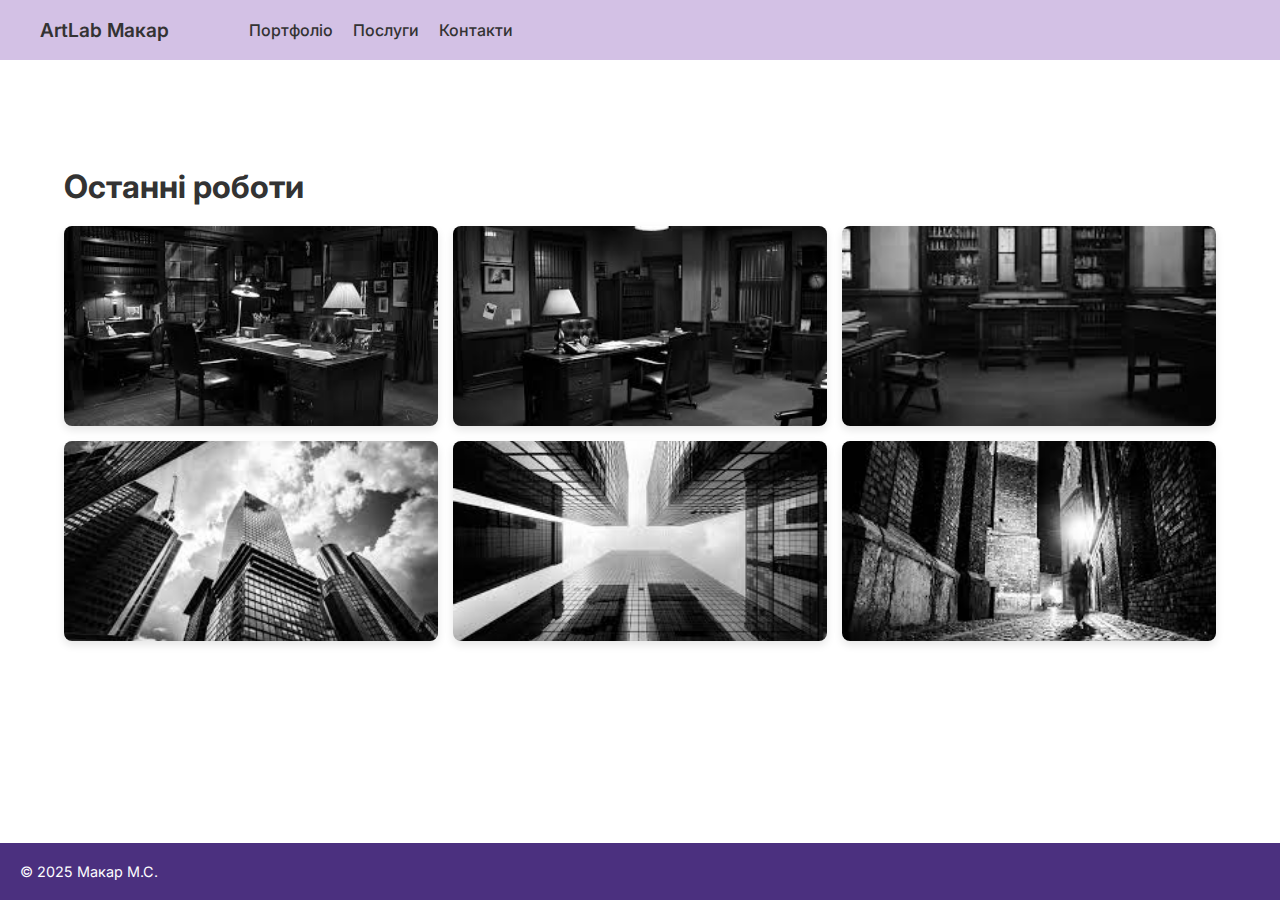
<file: index.html>
<html lang="uk">
  <head>
    <meta charset="UTF-8" />
    <meta name="viewport" content="width=device-width, initial-scale=1.0" />
    <title>ArtLab Макар</title>
    <link
      href="https://fonts.googleapis.com/css2?family=Inter:wght@400;600&display=swap"
      rel="stylesheet"
    />
    <link rel="stylesheet" href="style.css" />
  </head>
  <body>
    <header class="header">
      <div class="header__inner">
        <div class="header__logo">ArtLab Макар</div>
        <input type="checkbox" id="menu-toggle" class="header__toggle" />
        <label for="menu-toggle" class="header__hamburger">
          <span></span><span></span><span></span>
        </label>
        <nav class="header__nav">
          <ul class="nav__list">
            <li class="nav__item">
              <a href="#" class="nav__link">Портфоліо</a>
            </li>
            <li class="nav__item"><a href="#" class="nav__link">Послуги</a></li>
            <li class="nav__item">
              <a href="#" class="nav__link">Контакти</a>
            </li>
          </ul>
        </nav>
      </div>
    </header>
    <main class="main">
      <section class="portfolio">
        <h2 class="portfolio__title">Останні роботи</h2>
        <ul class="gallery">
          <li class="gallery__item">
            <img src="img/imeg_1.jpg" alt="Work 1" />
          </li>
          <li class="gallery__item">
            <img src="img/imeg_2.jpg" alt="Work 2" />
          </li>
          <li class="gallery__item">
            <img src="img/imeg_3.jpg" alt="Work 3" />
          </li>
          <li class="gallery__item">
            <img src="img/imeg_4.jpg" alt="Work 4" />
          </li>
          <li class="gallery__item">
            <img src="img/imeg_5.jpg" alt="Work 5" />
          </li>
          <li class="gallery__item">
            <img src="img/imeg_6.jpg" alt="Work 6" />
          </li>
        </ul>
      </section>
    </main>
    <footer class="footer">
      <div class="footer__year">© 2025 Макар М.С.</div>
    </footer>
  </body>
</html>
</file>
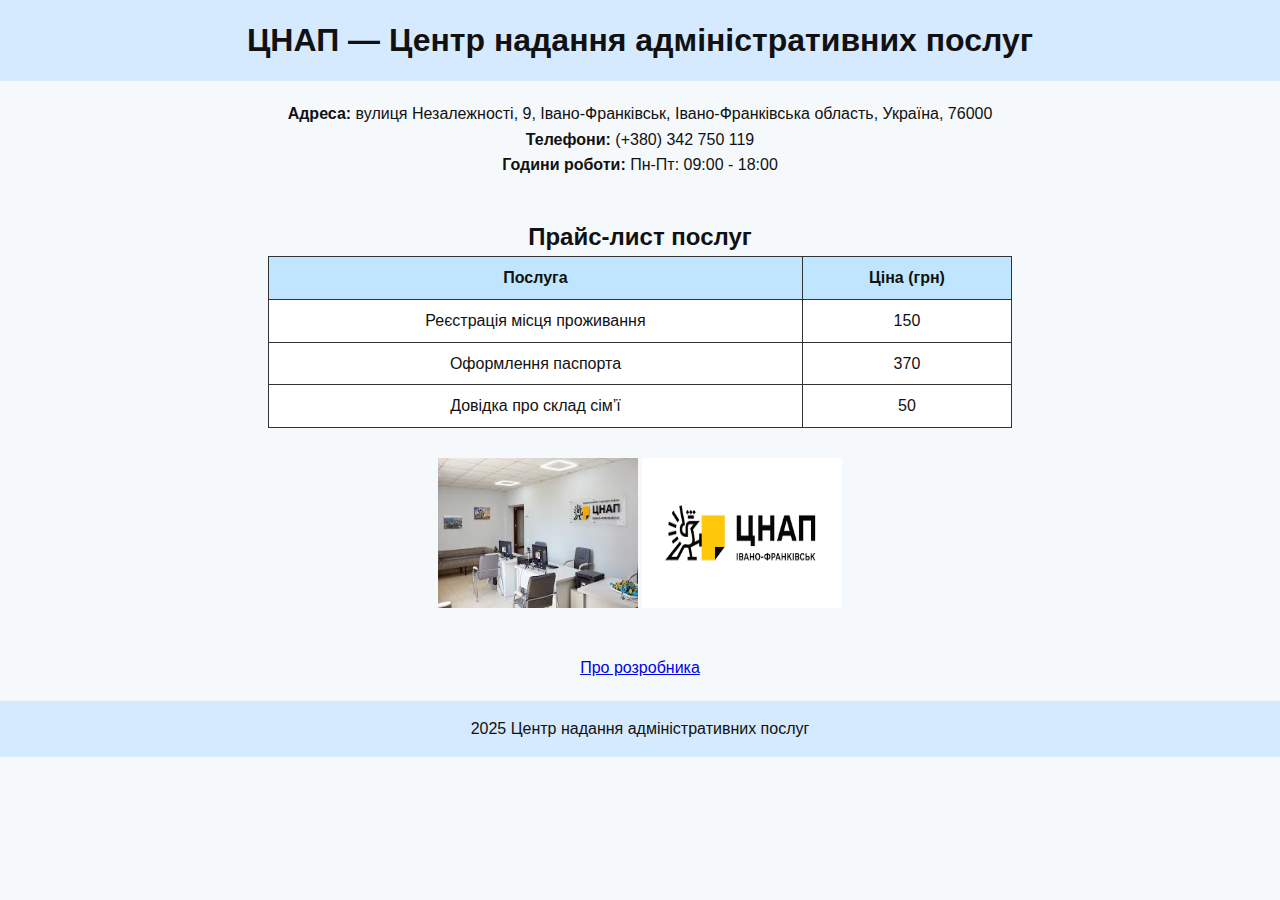
<file: lr1/index.html>
<!DOCTYPE html>
<html>
  <head>
    <meta charset="UTF-8" />
    <title>ЦНАП — Центр надання адміністративних послуг</title>
    <link rel="stylesheet" href="style.css" />
  </head>
  <body>
    <section class="section_header">
      <header>
        <h1>ЦНАП — Центр надання адміністративних послуг</h1>
      </header>
    </section>

    <main>
      <section class="info">
        <div class="info_contacts">
          <p>
            <strong>Адреса:</strong> вулиця Незалежності, 9, Івано-Франківськ,
            Івано-Франківська область, Україна, 76000
          </p>
          <p>
            <strong>Телефони:</strong> (+380) 342 750 119
          </p>
          <p>
            <strong>Години роботи:</strong> Пн-Пт: 09:00 - 18:00
          </p>
        </div>
      </section>

      <section class="main_info">
        <h2>Прайс-лист послуг</h2>
        <table>
          <tr>
            <th>Послуга</th>
            <th>Ціна (грн)</th>
          </tr>
          <tr>
            <td>Реєстрація місця проживання</td>
            <td>150</td>
          </tr>
          <tr>
            <td>Оформлення паспорта</td>
            <td>370</td>
          </tr>
          <tr>
            <td>Довідка про склад сім’ї</td>
            <td>50</td>
          </tr>
        </table>

        <div class="main_info-images">
          <img src="images/office.jpg" alt="Фото офісу" class="img_local" />
          <img
            src="[data-uri]"
            alt="Фото офісу"
            class="img_icon"
          />
        </div>
      </section>
    </main>

    <section class="section_nav">
      <nav class="nav_back">
        <a href="author.html">Про розробника</a>
      </nav>
    </section>

    <section class="section_footer">
      <footer>
        <p>2025 Центр надання адміністративних послуг</p>
      </footer>
    </section>
  </body>
</html>
</file>
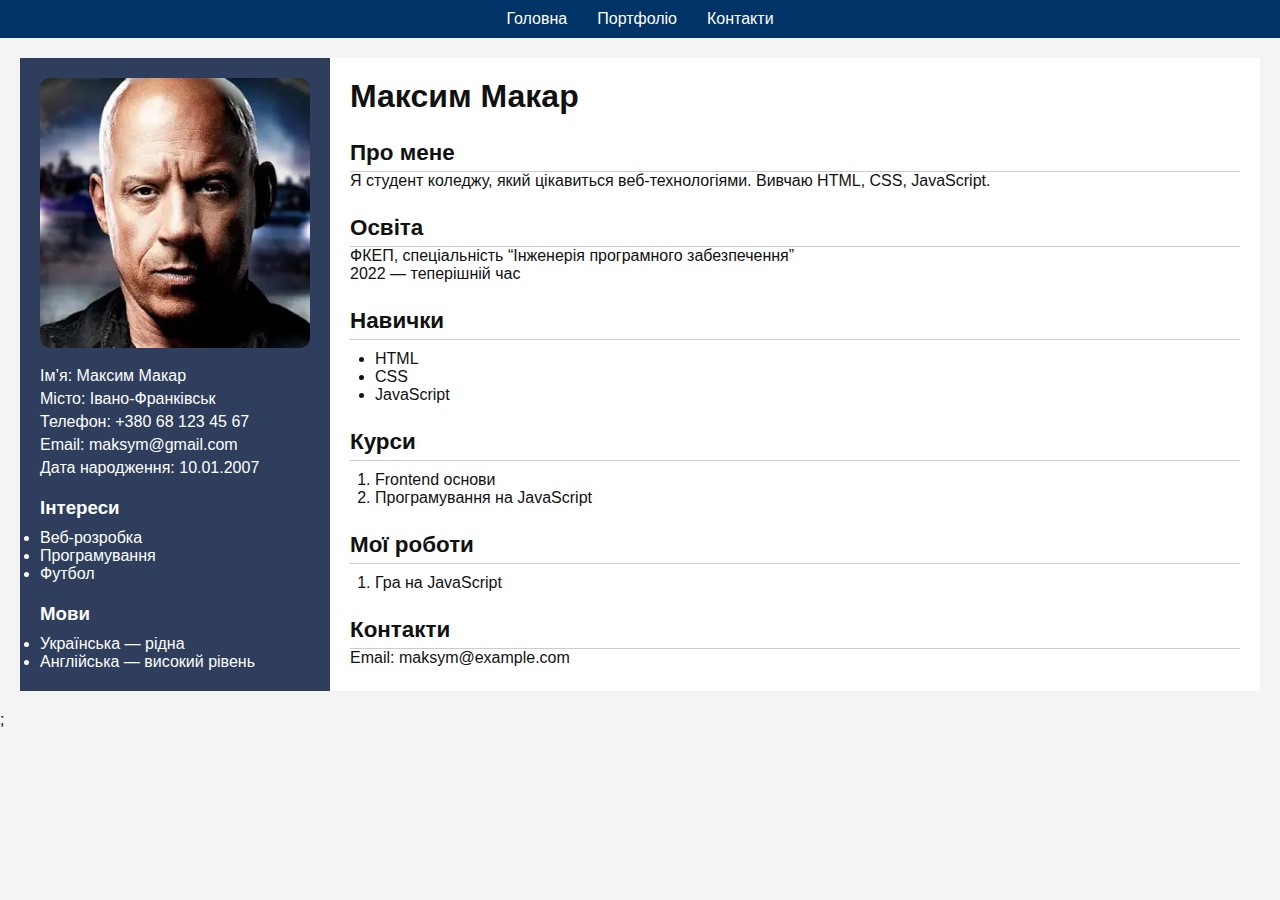
<file: lr2-pr1/index.html>
<!DOCTYPE html>
<html>
  <head>
    <meta charset="UTF-8" />
    <title>Резюме — Максим Макар</title>
    <link rel="stylesheet" href="style.css" />
  </head>
  <body>
    <header class="header">
      <nav class="header_nav">
        <ul class="header_nav-list">
          <li>
            <a href="#about">Головна</a>
          </li>
          <li>
            <a href="#portfolio">Портфоліо</a>
          </li>
          <li>
            <a href="#contacts">Контакти</a>
          </li>
        </ul>
      </nav>
    </header>

    <main class="main_info">
      <section class="main_info-container">
        <aside class="main_info-aside">
          <img src="images/me.jpg" alt="Фото Максима" class="img_author" />
          <ul class="info_list">
            <li>
              <strong>Ім’я:</strong> Максим Макар
            </li>
            <li>
              <strong>Місто:</strong> Івано-Франківськ
            </li>
            <li>
              <strong>Телефон:</strong> +380 68 123 45 67
            </li>
            <li>
              <strong>Email:</strong> maksym@gmail.com
            </li>
            <li>
              <strong>Дата народження:</strong> 10.01.2007
            </li>
          </ul>

          <h3>Інтереси</h3>
          <ul>
            <li>Веб-розробка</li>
            <li>Програмування</li>
            <li>Футбол</li>
          </ul>

          <h3>Мови</h3>
          <ul>
            <li>Українська — рідна</li>
            <li>Англійська — високий рівень</li>
          </ul>
        </aside>

        <section class="main_info-content">
          <h1>Максим Макар</h1>

          <section id="about">
            <h2>Про мене</h2>
            <p>
              Я студент коледжу, який цікавиться веб-технологіями. Вивчаю HTML,
              CSS, JavaScript.
            </p>
          </section>

          <section>
            <h2>Освіта</h2>
            <p>
              ФКЕП, спеціальність “Інженерія програмного забезпечення”
              <br />
              2022 — теперішній час
            </p>
          </section>

          <section>
            <h2>Навички</h2>
            <ul>
              <li>HTML</li>
              <li>CSS</li>
              <li>JavaScript</li>
            </ul>
          </section>

          <section>
            <h2>Курси</h2>
            <ol>
              <li>Frontend основи</li>
              <li>Програмування на JavaScript</li>
            </ol>
          </section>

          <section id="portfolio">
            <h2>Мої роботи</h2>
            <ol>
              <li>Гра на JavaScript</li>
            </ol>
          </section>

          <section id="contacts">
            <h2>Контакти</h2>
            <p>Email: maksym@example.com</p>
          </section>
        </section>
      </section>
    </main>
  </body>
</html>;
</file>
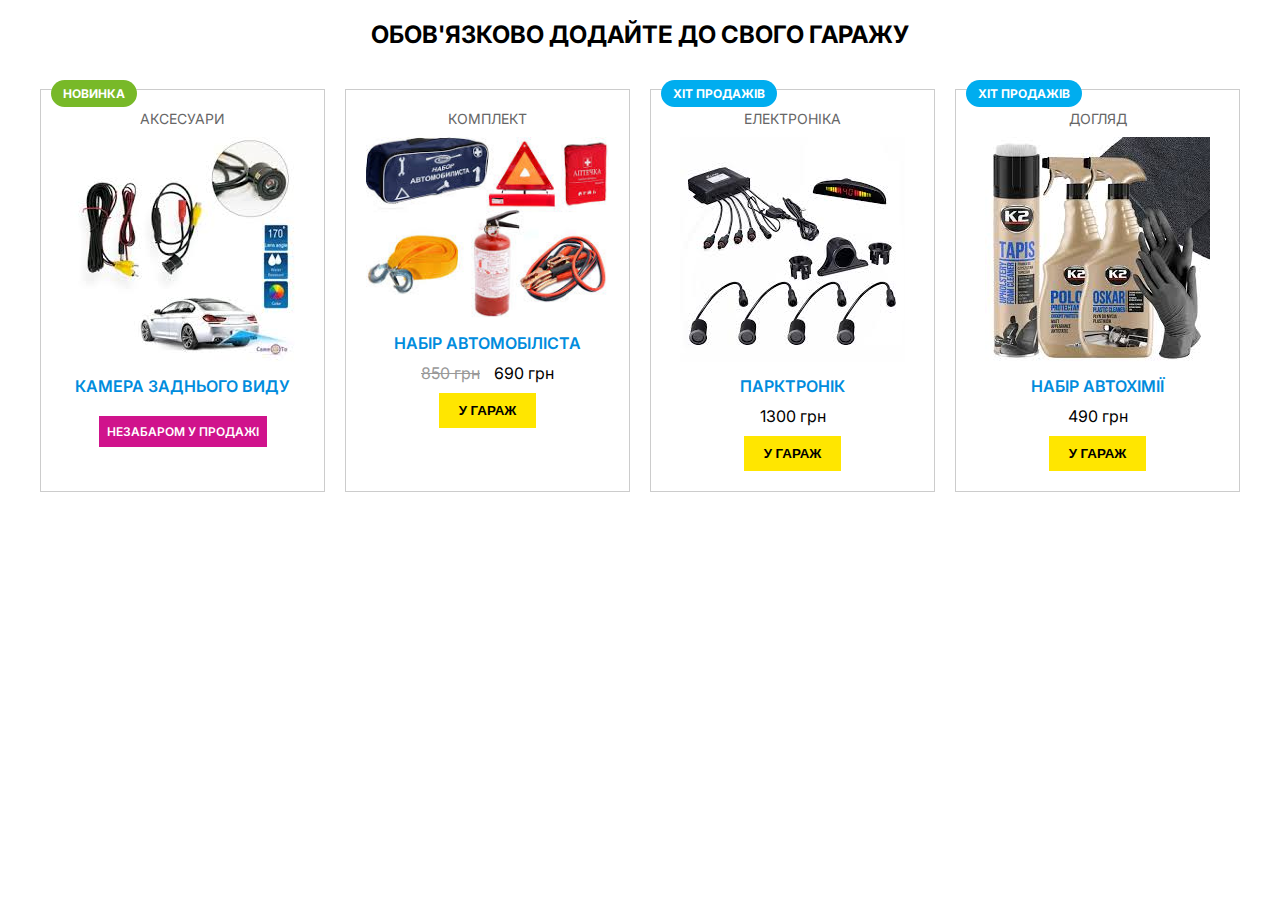
<file: lr7/index.html>
<!DOCTYPE html>
<html lang="uk">
  <head>
    <meta charset="UTF-8" />
    <meta name="viewport" content="width=device-width, initial-scale=1.0" />
    <title>АвтоМаркет</title>
    <link rel="stylesheet" href="style.css" />
    <link
      href="https://fonts.googleapis.com/css2?family=Inter:wght@400;600;700&display=swap"
      rel="stylesheet"
    />
  </head>
  <body>
    <div class="catalog-wrapper">
      <h1 class="catalog-title">ОБОВ'ЯЗКОВО ДОДАЙТЕ ДО СВОГО ГАРАЖУ</h1>
      <div class="catalog-grid">
        <div class="catalog-item">
          <span class="label label-new">НОВИНКА</span>
          <p class="category">АКСЕСУАРИ</p>
          <img src="images/car1.jpg" alt="Камера заднього виду" />
          <p class="item-name">КАМЕРА ЗАДНЬОГО ВИДУ</p>
          <div class="badge pink">НЕЗАБАРОМ У ПРОДАЖІ</div>
        </div>

        <div class="catalog-item">
          <p class="category">КОМПЛЕКТ</p>
          <img src="images/car2.jpg" alt="Набір автомобіліста" />
          <p class="item-name">НАБІР АВТОМОБІЛІСТА</p>
          <p class="price"><span class="old-price">850 грн</span> 690 грн</p>
          <button class="btn yellow">У ГАРАЖ</button>
        </div>

        <div class="catalog-item">
          <span class="label label-hit">ХІТ ПРОДАЖІВ</span>
          <p class="category">ЕЛЕКТРОНІКА</p>
          <img src="images/car3.jpg" alt="Парктронік" />
          <p class="item-name">ПАРКТРОНІК</p>
          <p class="price">1300 грн</p>
          <button class="btn yellow">У ГАРАЖ</button>
        </div>

        <div class="catalog-item">
          <span class="label label-hit">ХІТ ПРОДАЖІВ</span>
          <p class="category">ДОГЛЯД</p>
          <img src="images/car4.jpg" alt="Автохімія" />
          <p class="item-name">НАБІР АВТОХІМІЇ</p>
          <p class="price">490 грн</p>
          <button class="btn yellow">У ГАРАЖ</button>
        </div>
      </div>
    </div>
  </body>
</html>
</file>
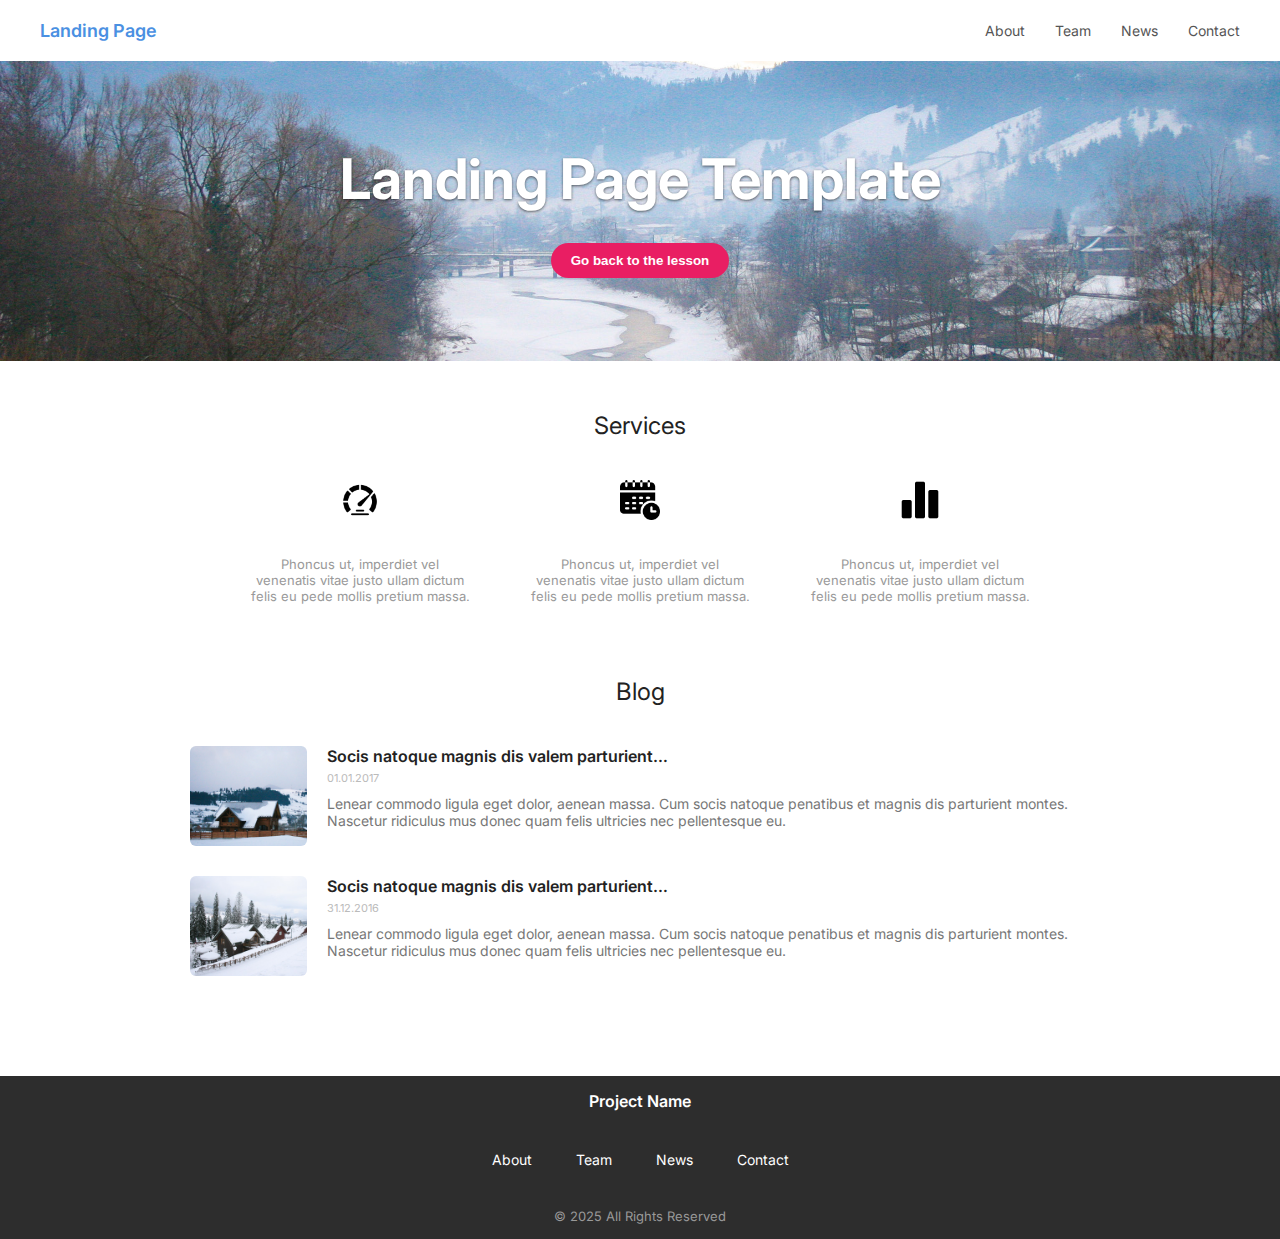
<file: lr9-10/index.html>
<!DOCTYPE html>
<html lang="en">
<head>
  <meta charset="UTF-8" />
  <meta name="viewport" content="width=device-width, initial-scale=1" />
  <title>Project Name</title>
  <link rel="stylesheet" href="style.css" />
  <link href="https://fonts.googleapis.com/css2?family=Inter:wght@400;600&display=swap" rel="stylesheet" />
</head>
<body>

  <header>
    <nav class="navbar">
      <div class="logo">Landing Page</div>
      <ul class="nav-links">
        <li><a href="#">About</a></li>
        <li><a href="#">Team</a></li>
        <li><a href="#">News</a></li>
        <li><a href="#">Contact</a></li>
      </ul>
    </nav>
    <div class="jumbotron">
      <h1 class="jumbotron-texter">Landing Page Template</h1>
      <button>Go back to the lesson</button>
    </div>
  </header>

  <section class="services">
    <h2>Services</h2>
    <div class="service-items">
      <div class="service-item">
        <img src="images/service1.png" alt="Service 1" />
        <p>Phoncus ut, imperdiet vel venenatis vitae justo ullam dictum felis eu pede mollis pretium massa.</p>
      </div>
      <div class="service-item">
        <img src="images/service2.png" alt="Service 2" />
        <p>Phoncus ut, imperdiet vel venenatis vitae justo ullam dictum felis eu pede mollis pretium massa.</p>
      </div>
      <div class="service-item">
        <img src="images/service3.png" alt="Service 3" />
        <p>Phoncus ut, imperdiet vel venenatis vitae justo ullam dictum felis eu pede mollis pretium massa.</p>
      </div>
    </div>
  </section>

  <section class="blog">
    <h2>Blog</h2>
    <article class="blog-post">
      <img src="images/img1.jpg" alt="Blog 1" />
      <div class="blog-content">
        <h3>Socis natoque magnis dis valem parturient…</h3>
        <time datetime="2017-01-01">01.01.2017</time>
        <p>Lenear commodo ligula eget dolor, aenean massa. Cum socis natoque penatibus et magnis dis parturient montes. Nascetur ridiculus mus donec quam felis ultricies nec pellentesque eu.</p>
      </div>
    </article>

    <article class="blog-post">
      <img src="images/img2.jpg" alt="Blog 2" />
      <div class="blog-content">
        <h3>Socis natoque magnis dis valem parturient…</h3>
        <time datetime="2016-12-31">31.12.2016</time>
        <p>Lenear commodo ligula eget dolor, aenean massa. Cum socis natoque penatibus et magnis dis parturient montes. Nascetur ridiculus mus donec quam felis ultricies nec pellentesque eu.</p>
      </div>
    </article>
  </section>

  <footer>
    <div class="footer-container">
      <div class="footer-top">Project Name</div>
      <nav class="footer-nav">
        <a href="#">About</a>
        <a href="#">Team</a>
        <a href="#">News</a>
        <a href="#">Contact</a>
      </nav>
      <div class="footer-bottom">© 2025 All Rights Reserved</div>
    </div>
  </footer>

</body>
</html>
</file>
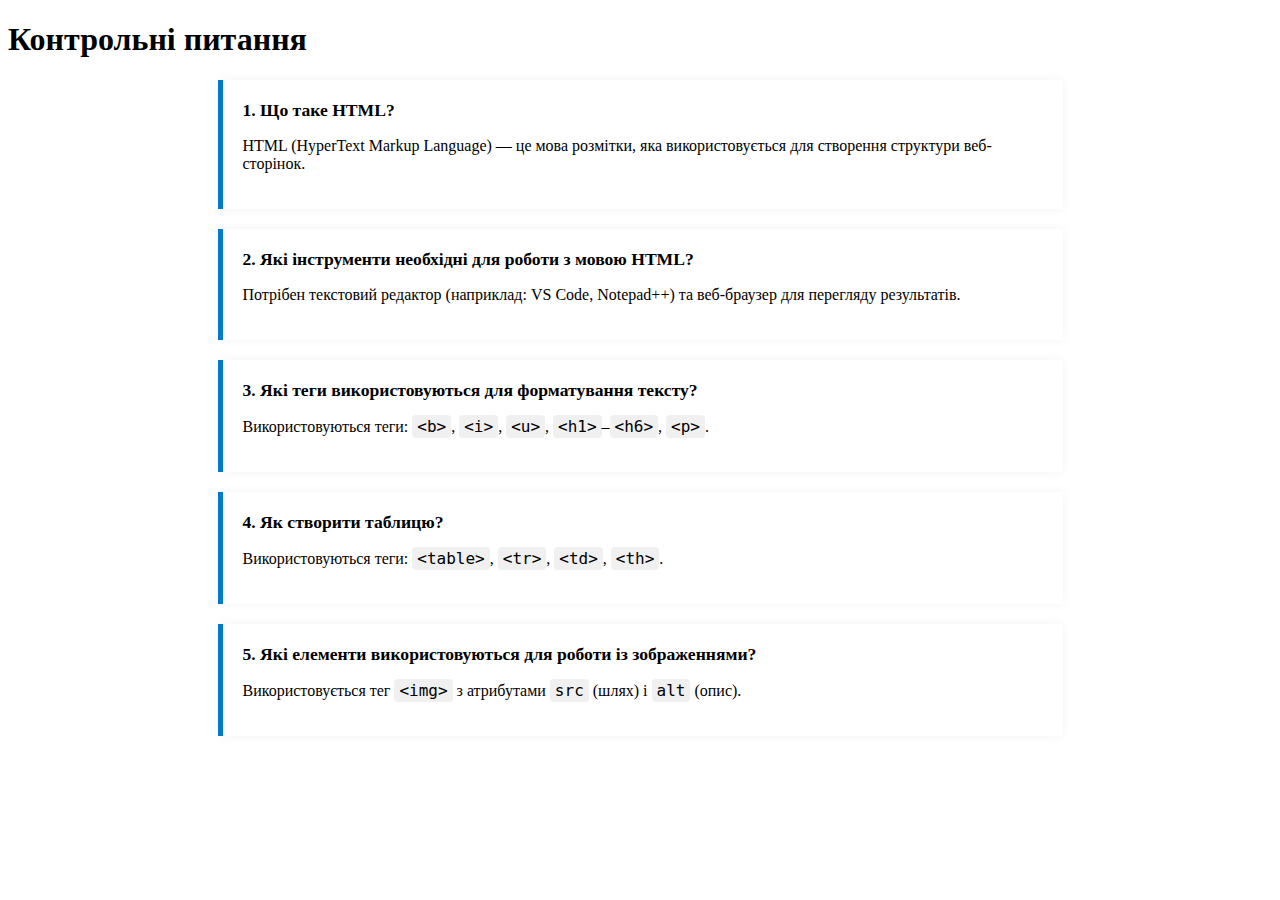
<file: lr1/answers/index.html>
<!DOCTYPE html>
<html lang="uk">
  <head>
    <meta charset="UTF-8" />
    <title>Контрольні питання — HTML</title>
    <link rel="stylesheet" href="style.css" />
  </head>
  <body>
    <section class="header">
      <header>
        <h1 class="header_title">Контрольні питання</h1>
      </header>
    </section>

    <main>
      <section class="main_info">
        <div class="question_item">
          <strong>1. Що таке HTML?</strong>
          <p>
            HTML (HyperText Markup Language) — це мова розмітки, яка
            використовується для створення структури веб-сторінок.
          </p>
        </div>

        <div class="question_item">
          <strong>2. Які інструменти необхідні для роботи з мовою HTML?</strong>
          <p>
            Потрібен текстовий редактор (наприклад: VS Code, Notepad++) та
            веб-браузер для перегляду результатів.
          </p>
        </div>

        <div class="question_item">
          <strong>3. Які теги використовуються для форматування тексту?</strong>
          <p>
            Використовуються теги: <code>&lt;b&gt;</code>,
            <code>&lt;i&gt;</code>, <code>&lt;u&gt;</code>,
            <code>&lt;h1&gt;</code>–<code>&lt;h6&gt;</code>,
            <code>&lt;p&gt;</code>.
          </p>
        </div>

        <div class="question_item">
          <strong>4. Як створити таблицю?</strong>
          <p>
            Використовуються теги: <code>&lt;table&gt;</code>,
            <code>&lt;tr&gt;</code>, <code>&lt;td&gt;</code>,
            <code>&lt;th&gt;</code>.
          </p>
        </div>

        <div class="question_item">
          <strong
            >5. Які елементи використовуються для роботи із
            зображеннями?</strong
          >
          <p>
            Використовується тег <code>&lt;img&gt;</code> з атрибутами
            <code>src</code> (шлях) і <code>alt</code> (опис).
          </p>
        </div>
      </section>
    </main>
  </body>
</html>
</file>
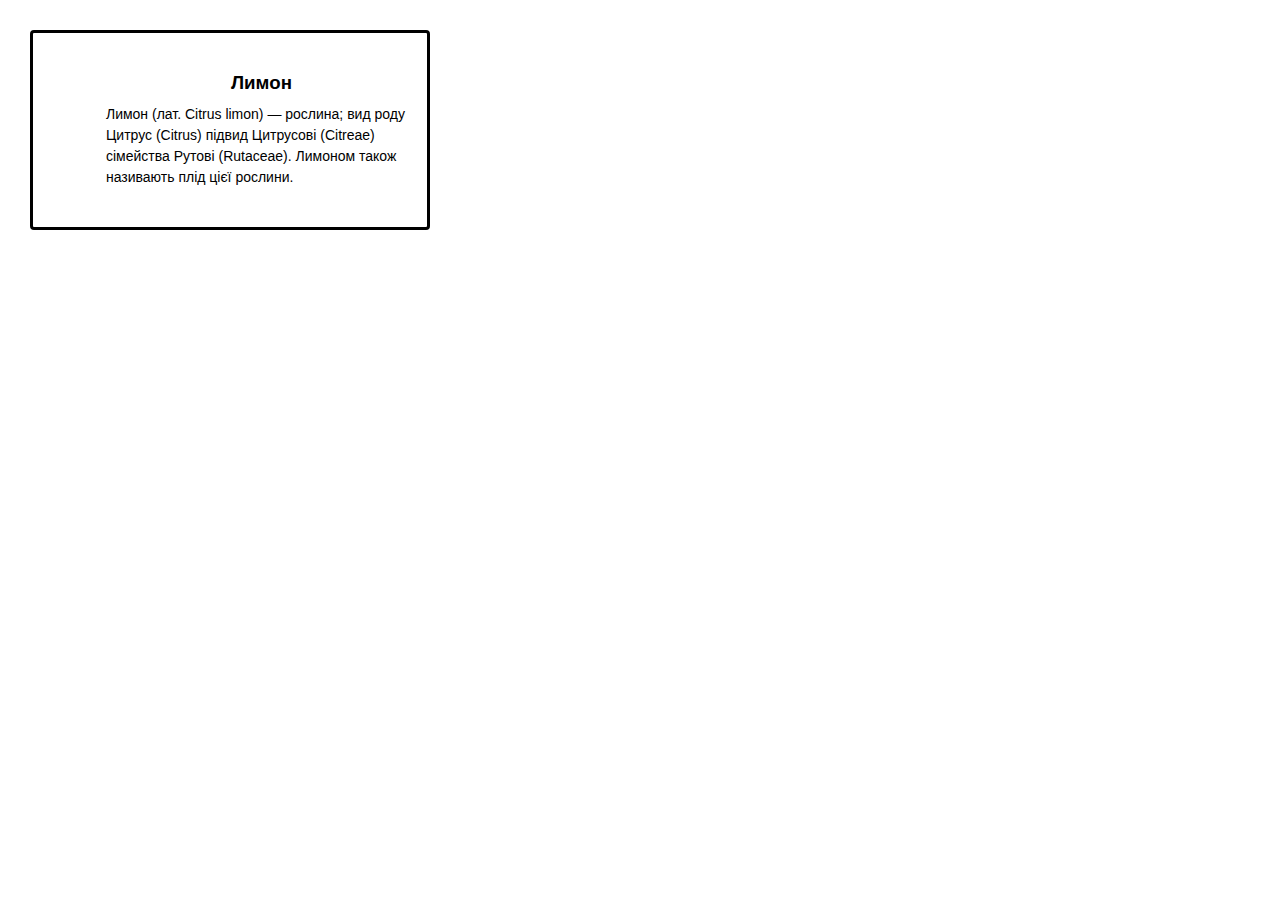
<file: pr2/task_lemon/index.html>
<!DOCTYPE html>
<html lang="uk">
  <head>
    <meta charset="UTF-8" />
    <title>Лимон</title>
    <link rel="stylesheet" href="style.css" />
  </head>
  <body>
    <div class="card__container">
      <div class="card__image lemon__image"></div>
      <div class="card__text">
        <h3 class="card__title">Лимон</h3>
        <p class="card__description">
          Лимон (лат. Citrus limon) — рослина; вид роду Цитрус (Citrus) підвид
          Цитрусові (Citreae) сімейства Рутові (Rutaceae). Лимоном також
          називають плід цієї рослини.
        </p>
      </div>
    </div>
  </body>
</html>
</file>
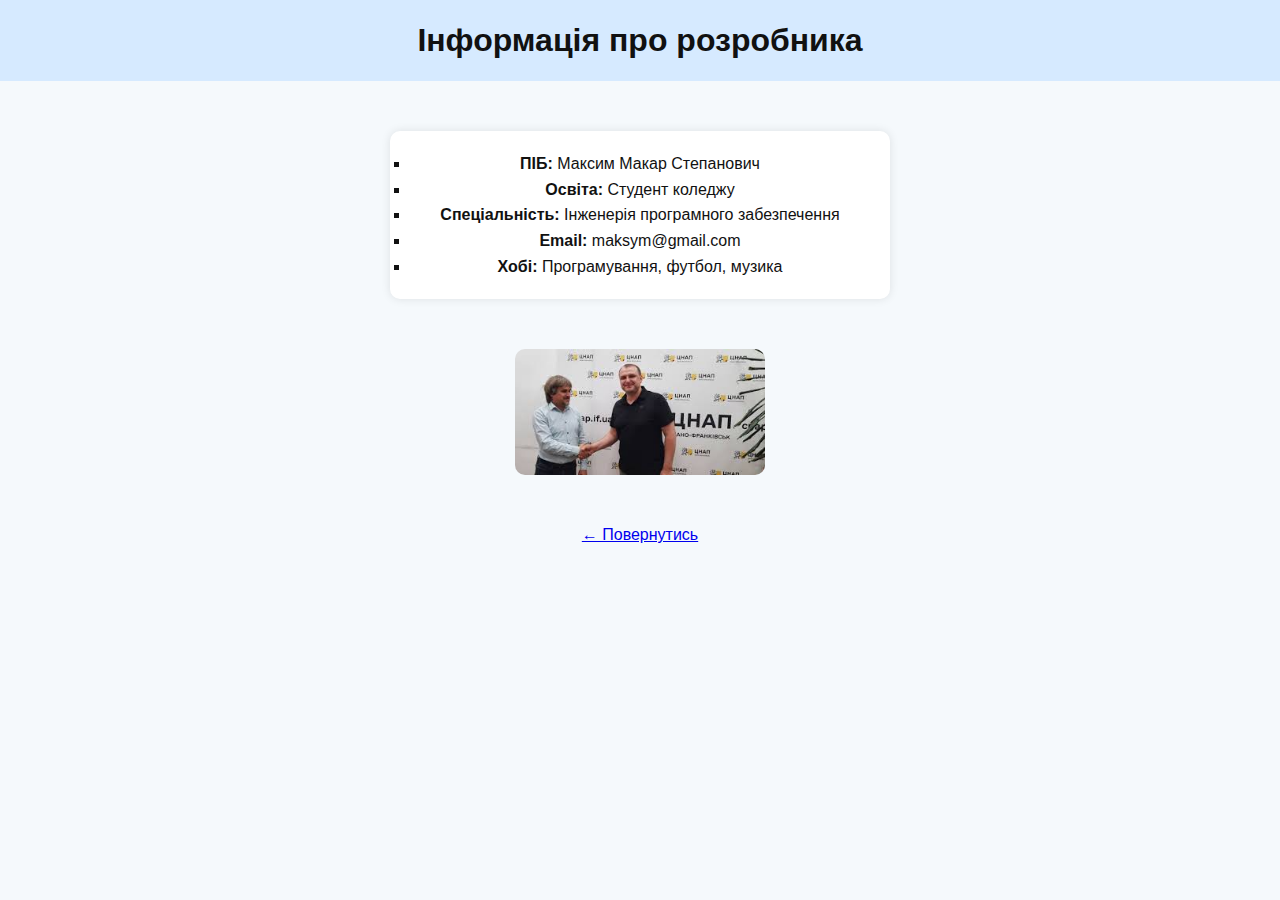
<file: lr1/author.html>
<!DOCTYPE html>
<html>
  <head>
    <meta charset="UTF-8" />
    <title>Про автора</title>
    <link rel="stylesheet" href="style.css" />
  </head>
  <body>
    <section class="section_header">
      <header>
        <h1>Інформація про розробника</h1>
      </header>
    </section>

    <main>
      <section class="info">
        <ul class="info_list">
          <li>
            <strong>ПІБ:</strong> Максим Макар Степанович
          </li>
          <li>
            <strong>Освіта:</strong> Студент коледжу
          </li>
          <li>
            <strong>Спеціальність:</strong> Інженерія програмного забезпечення
          </li>
          <li>
            <strong>Email:</strong> maksym@gmail.com
          </li>
          <li>
            <strong>Хобі:</strong> Програмування, футбол, музика
          </li>
        </ul>
      </section>

      <section class="main_info">
        <img src="images/me.jpg" alt="Фото автора" class="img_author" />
      </section>
    </main>

    <section class="section_nav">
      <nav class="nav_back">
        <a href="index.html">← Повернутись</a>
      </nav>
    </section>
  </body>
</html>
</file>
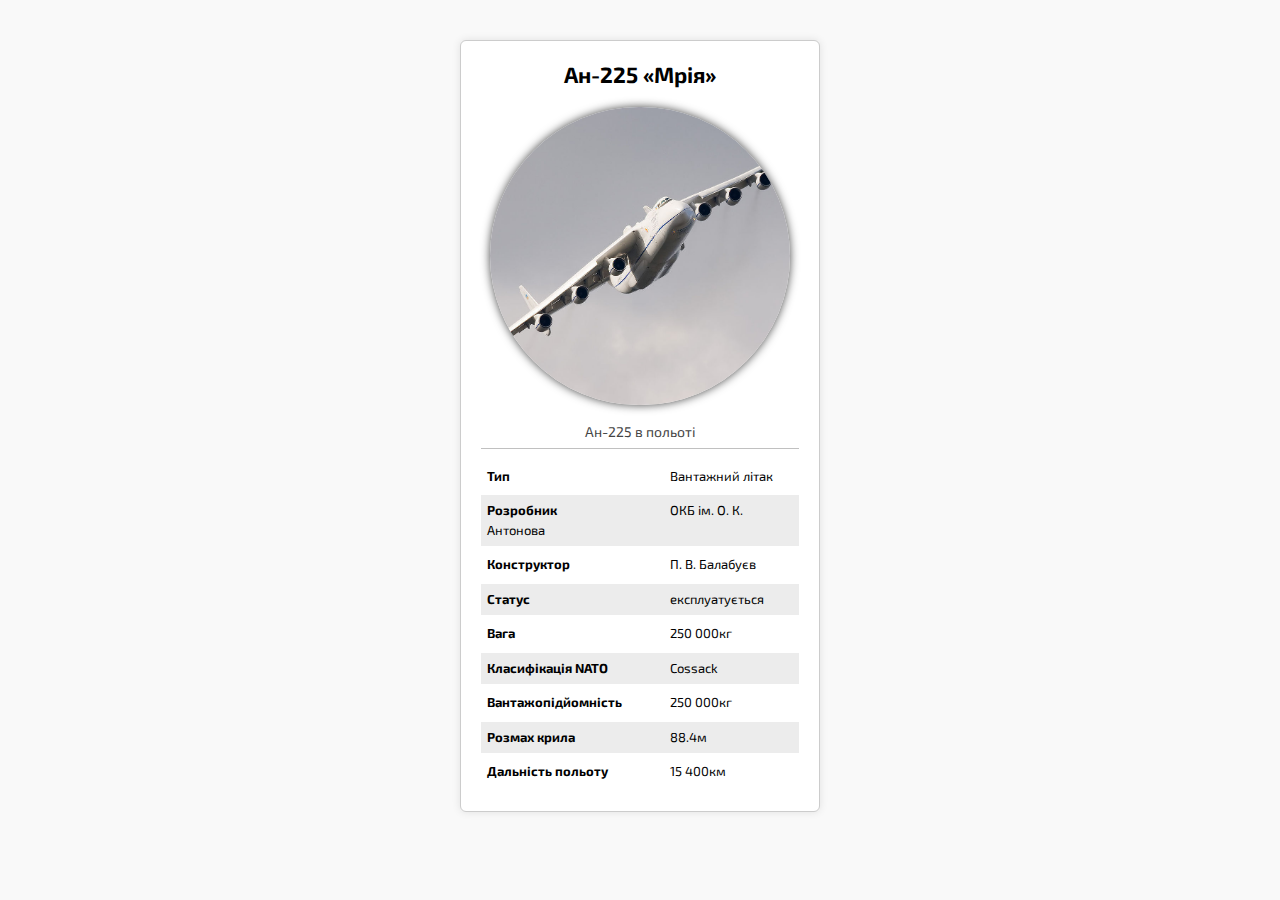
<file: pr2/task_mriya/cossacs.html>
<!DOCTYPE html>
<html lang="uk">
  <head>
    <meta charset="UTF-8" />
    <title>Ан-225 «Мрія»</title>
    <link rel="stylesheet" href="cossacs.css" />
    <link
      href="https://fonts.googleapis.com/css?family=Exo+2:400,700"
      rel="stylesheet"
    />
  </head>
  <body>
    <div class="info__container">
      <h1 class="info__title">Ан-225 «Мрія»</h1>
      <img class="info__image" src="cossacs.jpg" alt="Ан-225" />
      <p class="info__subtitle">Ан-225 в польоті</p>

      <div class="info__table">
        <p><span class="info__label">Тип</span> Вантажний літак</p>
        <p><span class="info__label">Розробник</span> ОКБ ім. О. К. Антонова</p>
        <p><span class="info__label">Конструктор</span> П. В. Балабуєв</p>
        <p><span class="info__label">Статус</span> експлуатується</p>
        <p><span class="info__label">Вага</span> 250 000кг</p>
        <p><span class="info__label">Класифікація NATO</span> Cossack</p>
        <p><span class="info__label">Вантажопідйомність</span> 250 000кг</p>
        <p><span class="info__label">Розмах крила</span> 88.4м</p>
        <p><span class="info__label">Дальність польоту</span> 15 400км</p>
      </div>
    </div>
  </body>
</html>
</file>
<file: style.css>
html,
body {
  margin: 0;
  padding: 0;
  height: 100%;
  box-sizing: border-box;
}
body {
  display: flex;
  flex-direction: column;
  font-family: "Inter", sans-serif;
  background: #fff;
  color: #333;
}

/* Header */
.header {
  position: sticky;
  top: 0;
  width: 100%;
  background: #d3c1e5;
  z-index: 1000;
}
.header__inner {
  max-width: 1200px;
  margin: 0 auto;
  display: flex;
  align-items: center;
  padding: 0 20px;
  height: 60px;
}
.header__logo {
  font-weight: 600;
  font-size: 1.2rem;
}
.header__toggle {
  display: none;
}
.header__hamburger {
  display: none;
  flex-direction: column;
  justify-content: space-between;
  width: 24px;
  height: 18px;
  margin-left: auto;
  cursor: pointer;
}
.header__hamburger span {
  display: block;
  height: 3px;
  background: #333;
  border-radius: 2px;
}
.header__nav {
  margin-left: 40px;
}
.nav__list {
  list-style: none;
  display: flex;
  gap: 20px;
}
.nav__link {
  color: #333;
  text-decoration: none;
  font-weight: 500;
  transition: color 0.2s;
}
.nav__link:hover {
  color: #9379b7;
}

.main {
  flex: 1;
  padding-top: 80px;
  width: 90%;
  max-width: 1200px;
  margin: 0 auto;
}
.portfolio__title {
  font-size: 2rem;
  margin-bottom: 20px;
}
.gallery {
  display: grid;
  grid-template-columns: repeat(3, 1fr);
  gap: 15px;
  list-style: none;
  padding: 0;
}
.gallery__item {
  overflow: hidden;
  border-radius: 8px;
  box-shadow: 0 4px 8px rgba(0, 0, 0, 0.1);
  width: 100%;
  height: 200px;
  position: relative;
}
.gallery__item img {
  width: 100%;
  height: 100%;
  object-fit: cover;
  display: block;
  filter: grayscale(100%);
  transition: filter 0.4s ease;
}
.gallery__item img:hover {
  filter: none;
}
.gallery__item img {
  width: 100%;
  display: block;
  filter: grayscale(100%);
  transition: filter 0.4s ease;
}
.gallery__item img:hover {
  filter: none;
}

.footer {
  background: #4b307f;
  color: #fff;
  display: flex;
  justify-content: space-between;
  align-items: center;
  padding: 20px;
  position: fixed;
  bottom: 0;
  left: 0;
  width: 100%;
}
.footer__year {
  font-size: 0.9rem;
}

@media (max-width: 768px) {
  .header__hamburger {
    display: flex;
  }
  .header__nav {
    position: absolute;
    top: 60px;
    right: 0;
    width: 100%;
    background: #d3c1e5;
    display: none;
  }
  .header__toggle:checked ~ .header__nav {
    display: block;
  }
  .nav__list {
    flex-direction: column;
    gap: 15px;
    padding: 20px;
  }
  .gallery {
    grid-template-columns: 1fr;
  }
  .gallery__item {
    box-shadow: none;
    border: 1px solid #ccc;
  }
}
</file>
<file: lr1/style.css>
* {
  margin: 0;
  padding: 0;
  box-sizing: border-box;
}

@import url("https://fonts.googleapis.com/css2?family=Orbitron:wght@400;700&display=swap");

body {
  font-family: "Orbitron", sans-serif;
  background-color: #f5f9fc;
  color: #111;
  line-height: 1.6;
}

.section_header header,
.section_footer footer {
  background-color: #d6eaff;
  text-align: center;
  padding: 15px;
}

main {
  padding: 20px;
}

.info {
  padding-bottom: 20px;
  text-align: center;
}

.info_contacts {
  margin-bottom: 20px;
}

.main_info {
  text-align: center;
}

table {
  border-collapse: collapse;
  width: 60%;
  margin: 0 auto 30px auto;
}

th,
td {
  border: 1px solid #333;
  padding: 8px;
  text-align: center;
  background-color: #fff;
}

th {
  background-color: #c0e6ff;
}

.main_info-images {
  margin-top: 20px;
  text-align: center;
}

.img_local {
  width: 200px;
  height: 150px;
}

.img_icon {
  width: 200px;
  height: 150px;
}

.info_list {
  max-width: 500px;
  margin: 30px auto;
  background-color: #ffffff;
  padding: 20px;
  border-radius: 10px;
  list-style: square;
  box-shadow: 0 0 10px rgba(0, 0, 0, 0.1);
}

.img_author {
  width: 250px;
  border-radius: 10px;
}

.nav_back {
  text-align: center;
  margin: 20px 0;
}
</file>
<file: lr2-pr1/style.css>
* {
  margin: 0;
  padding: 0;
  box-sizing: border-box;
}

@import url("https://fonts.googleapis.com/css2?family=Orbitron:wght@400;700&display=swap");

body {
  font-family: "Orbitron", sans-serif;
  font-weight: 100;
  background-color: #f4f4f4;
  color: #111;
}

.header_nav {
  background-color: #003366;
  padding: 10px;
}

.header_nav-list {
  display: flex;
  list-style: none;
  justify-content: center;
  gap: 30px;
}

.header_nav-list a {
  color: white;
  text-decoration: none;
  font-size: 1.m1e;
}

.main_info-container {
  display: flex;
  padding: 20px;
}

.main_info-aside {
  width: 25%;
  background-color: #2e3e5c;
  color: white;
  padding: 20px;
}

.main_info-aside img {
  width: 100%;
  border-radius: 10px;
  margin-bottom: 15px;
}

.main_info-aside h3 {
  margin-top: 20px;
  margin-bottom: 10px;
}

.info_list {
  list-style: none;
  margin-bottom: 20px;
}

.info_list li {
  margin-bottom: 5px;
}

.main_info-content {
  width: 75%;
  background-color: white;
  padding: 20px;
}

.main_info-content h1 {
  font-size: 2em;
  margin-bottom: 10px;
}

.main_info-content h2 {
  margin-top: 25px;
  font-size: 1.4em;
  border-bottom: 1px solid #ccc;
  padding-bottom: 5px;
}

.main_info-content ul,
.main_info-content ol {
  margin: 10px 0 20px 25px;
}
</file>
<file: lr7/style.css>
* {
  margin: 0;
  padding: 0;
  box-sizing: border-box;
}

body {
  font-family: "Inter", sans-serif;
  background: #fff;
  color: #000;
  padding: 20px;
}

.catalog-wrapper {
  max-width: 1200px;
  margin: 0 auto;
  text-align: center;
}

.catalog-title {
  font-size: 24px;
  font-weight: 700;
  margin-bottom: 40px;
  text-transform: uppercase;
}

.catalog-grid {
  display: grid;
  grid-template-columns: repeat(4, 1fr);
  gap: 20px;
}

.catalog-item {
  border: 1px solid #ccc;
  padding: 20px;
  position: relative;
}

.category {
  font-size: 14px;
  color: #666;
  margin-bottom: 10px;
  text-transform: uppercase;
}

.catalog-item img {
  max-width: 100%;
  height: auto;
  margin-bottom: 10px;
}

.item-name {
  font-weight: 600;
  color: #008cdd;
  margin-bottom: 10px;
}

.price {
  font-size: 16px;
  margin-bottom: 10px;
}

.old-price {
  text-decoration: line-through;
  color: #999;
  margin-right: 10px;
}

.btn {
  padding: 10px 20px;
  font-weight: 600;
  border: none;
  cursor: pointer;
  transition: 0.3s;
}

.btn.yellow {
  background: #ffe600;
}

.btn.yellow:hover {
  background: #ffcc00;
}

.badge {
  padding: 8px;
  font-size: 12px;
  font-weight: 600;
  display: inline-block;
  margin-top: 10px;
}

.pink {
  background-color: #d0138c;
  color: #fff;
}

.label {
  position: absolute;
  top: -10px;
  left: 10px;
  padding: 6px 12px;
  font-size: 12px;
  font-weight: 700;
  color: #fff;
  border-radius: 50px;
}

.label-new {
  background: #78b928;
}

.label-hit {
  background: #00adef;
}
</file>
<file: lr9-10/style.css>
body {
  font-family: "Inter", sans-serif;
  margin: 0;
  padding: 0;
  color: #222;
  background-color: #fff;
}

a {
  color: #000;
  text-decoration: none;
}

h1,
h2,
h3 {
  margin: 0 0 15px 0;
}

button {
  background-color: #e91e63;
  color: white;
  border: none;
  padding: 10px 20px;
  border-radius: 25px;
  cursor: pointer;
  font-weight: 600;
}

button:hover {
  background-color: #d81b60;
}

/* Навігація */
.navbar {
  display: flex;
  justify-content: space-between;
  padding: 20px 40px;
  align-items: center;
  font-size: 14px;
}

.logo {
  color: #4a90e2;
  font-weight: 600;
  font-size: 18px;
}

.nav-links {
  list-style: none;
  display: flex;
  gap: 30px;
  margin: 0;
  padding: 0;
}

.nav-links a {
  color: #555;
  font-weight: 400;
}

.nav-links a:hover {
  color: #000;
}

/* Джамботрон */
.jumbotron {
  background: url("images/jumbotron.jpg") center center/cover no-repeat;
  height: 300px;
  display: flex;
  flex-direction: column;
  justify-content: center;
  align-items: center;
  color: white;
  text-shadow: 0 1px 3px rgba(0, 0, 0, 0.6);
  font-size: 28px;
}

.jumbotron button {
  margin-top: 15px;
}

/* Секція Services */
.services {
  padding: 50px 20px 30px 20px;
  text-align: center;
}

.services h2 {
  font-weight: 400;
  margin-bottom: 40px;
}

.service-items {
  display: flex;
  justify-content: center;
  gap: 60px;
  max-width: 900px;
  margin: 0 auto;
}

.service-item {
  width: 220px;
  font-size: 13px;
  color: #999;
}

.service-item img {
  width: 40px;
  margin-bottom: 20px;
}

/* Секція Blog */
.blog {
  padding: 30px 20px 70px 20px;
  max-width: 900px;
  margin: 0 auto;
}

.blog h2 {
  font-weight: 400;
  text-align: center;
  margin-bottom: 40px;
}

.blog-post {
  display: flex;
  gap: 20px;
  margin-bottom: 30px;
}

.blog-post img {
  width: 140px;
  height: 100px;
  object-fit: cover;
  border-radius: 6px;
}

.blog-content h3 {
  font-weight: 600;
  font-size: 16px;
  margin-bottom: 5px;
}

.blog-content time {
  font-size: 11px;
  color: #bbb;
  display: block;
  margin-bottom: 10px;
}

.blog-content p {
  font-size: 14px;
  color: #777;
  margin: 0;
}

footer {
  background-color: #2d2d2d;
  color: #fff;
  padding: 15px 40px;
  font-size: 14px;
}

.footer-container {
  display: flex;
  justify-content: space-between;
  align-items: center;
  max-width: 1080px;
  margin: 0 auto;
  flex-direction: column;
}

.footer-top {
  font-weight: 600;
  font-size: 16px;
  padding: 0 0 40px 0;
}

.footer-nav a {
  color: #fff;
  margin: 0 20px;
  font-weight: 400;
  text-decoration: none;
}

.footer-nav a:hover {
  text-decoration: underline;
}

.footer-bottom {
  font-size: 13px;
  color: #999;
  padding: 40px 0 0 0;
}

@media (max-width: 768px) {
  .service-items {
    flex-direction: column;
    gap: 30px;
  }
  .blog-post {
    flex-direction: column;
    align-items: center;
  }
  .service-items {
    display: flex;
    flex-direction: column;
    justify-content: center;
    align-items: center;
  }
  .jumbotron-texter {
    display: none;
  }
  .blog-post img {
    width: 100%;
    height: auto;
  }
  .footer-container {
    flex-direction: column;
    gap: 10px;
    text-align: center;
  }
  .footer-nav a {
    margin: 0 10px;
  }
}

@media (max-width: 480px) {
  .navbar {
    flex-direction: column;
    gap: 10px;
  }
  .nav-links {
    flex-direction: column;
    gap: 10px;
  }
  .service-items {
    display: flex;
    flex-direction: column;
    justify-content: center;
    align-items: center;
  }
  .jumbotron-texter {
    display: none;
  }
  .jumbotron {
    height: 200px;
    font-size: 22px;
  }
  button {
    padding: 8px 16px;
    font-size: 14px;
  }
}
</file>
<file: lr1/answers/style.css>
.question_item {
  background-color: #ffffff;
  padding: 20px;
  margin: 20px auto;
  border-left: 5px solid #007acc;
  box-shadow: 0 0 10px rgba(0, 0, 0, 0.05);
  max-width: 800px;
}

.question_item strong {
  font-size: 1.1em;
  display: block;
  margin-bottom: 10px;
}

code {
  background-color: #f0f0f0;
  padding: 2px 5px;
  font-family: Consolas, monospace;
  border-radius: 4px;
}
</file>
<file: pr2/task_lemon/style.css>
* {
  margin: 0;
  padding: 0;
  box-sizing: border-box;
  font-family: Arial, sans-serif;
}

.card__container {
  width: 400px;
  height: 200px;
  border: 3px solid black;
  border-radius: 4px;
  margin: 30px;
  display: flex;
  align-items: center;
  padding: 10px;
}

.card__image {
  width: 180px;
  height: 180px;
  background-size: contain;
  background-position: center;
  background-repeat: no-repeat;
  border-radius: 5px;
  margin-right: 10px;
}

.lemon__image {
  background-image: url("https://cdn4.iconfinder.com/data/icons/Limon_iContainer/512/Grapefruit.png");
}

.card__title {
  text-align: center;
  margin-bottom: 10px;
}

.card__description {
  font-size: 14px;
  line-height: 1.5;
}
</file>
<file: pr2/task_mriya/cossacs.css>
* {
  margin: 0;
  padding: 0;
  box-sizing: border-box;
}

body {
  font-family: "Exo 2", sans-serif;
  background: #f9f9f9;
}

.info__container {
  width: 360px;
  margin: 40px auto;
  padding: 20px;
  border: 1px solid #ccc;
  border-radius: 6px;
  background-color: white;
  box-shadow: 0 0 8px rgba(0, 0, 0, 0.1);
}

.info__title {
  text-align: center;
  font-size: 22px;
  font-weight: 700;
  margin-bottom: 20px;
}

.info__image {
  width: 300px;
  display: block;
  margin: 0 auto 10px auto;
  border-radius: 150px;
  box-shadow: 0 0 10px #454545;
}

.info__subtitle {
  text-align: center;
  font-size: 14px;
  color: #444;
  border-bottom: 1px solid #c0c0c0;
  padding: 8px;
  margin-bottom: 12px;
}

.info__table p {
  font-size: 13px;
  line-height: 1.5;
  padding: 6px;
  margin: 3px 0;
}

.info__table p:nth-child(even) {
  background-color: #ececec;
}

.info__label {
  font-weight: 700;
  width: 180px;
  display: inline-block;
}
</file>
